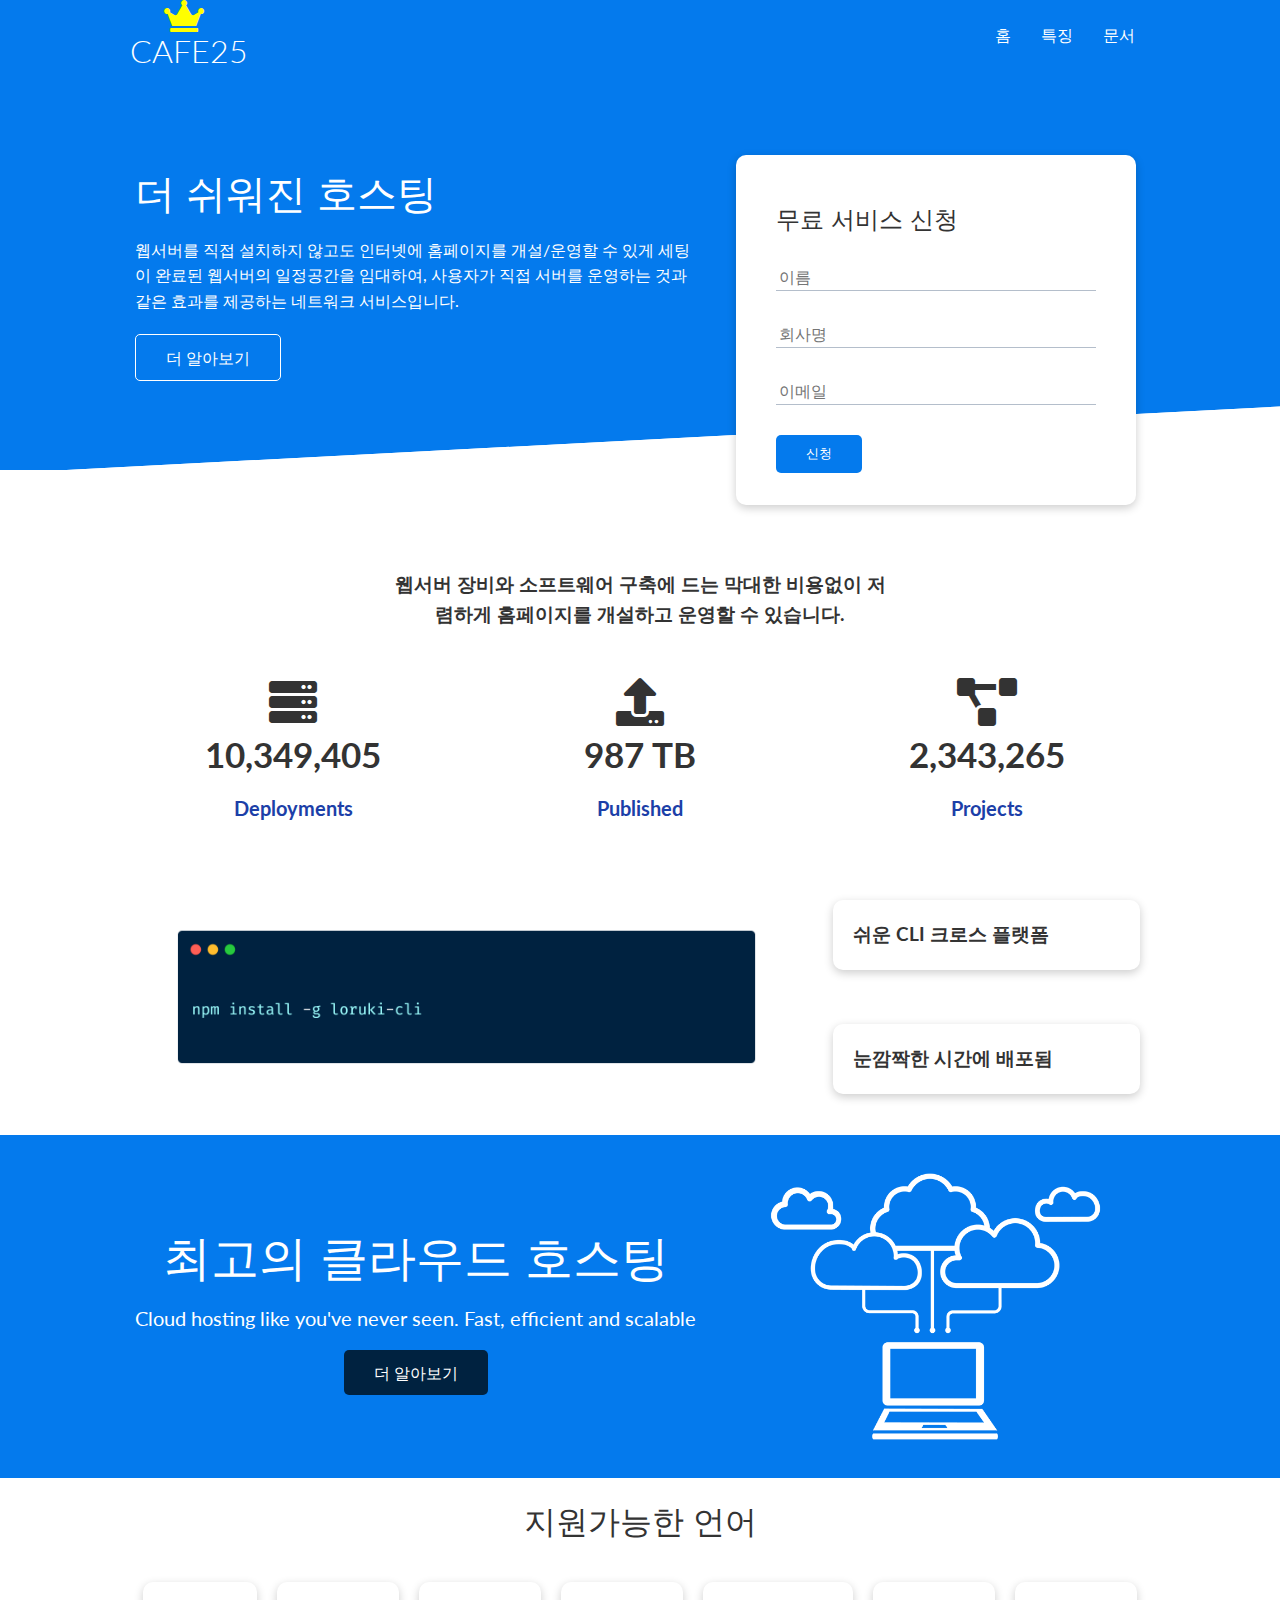
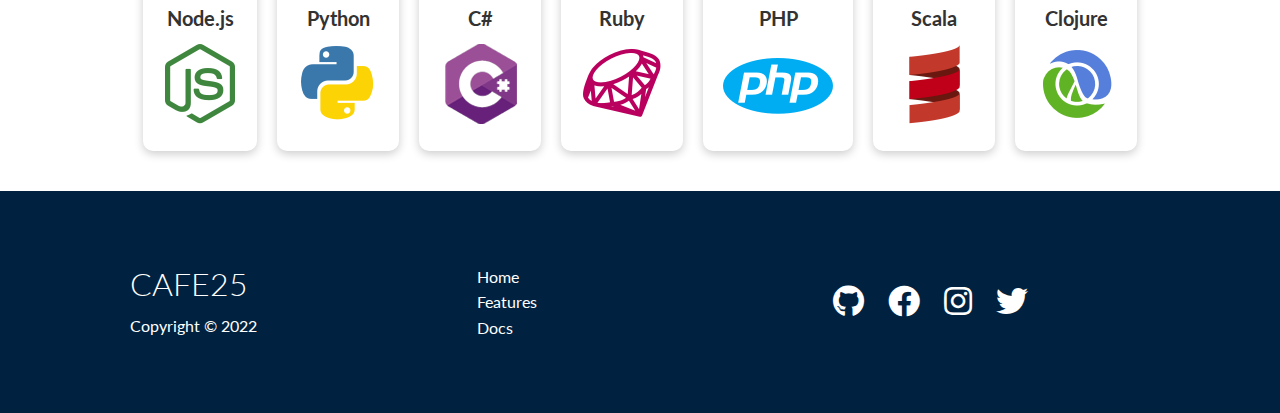
<file: index.html>
<!DOCTYPE html>
<html lang="en">

<head>
  <meta charset="UTF-8" />
  <meta name="viewport" content="width=device-width, initial-scale=1.0" />
  <!-- 폰트오썸 아이콘 -->
  <link rel="stylesheet" href="https://cdnjs.cloudflare.com/ajax/libs/font-awesome/5.15.1/css/all.min.css" />
  <link rel="stylesheet" href="css/utilities.css" />
  <link rel="stylesheet" href="css/style.css" />
  <title>😀까페25 | 클라우드 호스팅 서비스</title>
  <style>
    /* 아이콘 */
    .fa-crown {
      margin-right: 10px;
      color: yellow;
      display: flex;
      align-items: flex-end;
      justify-content: center;
    }
  </style>
</head>

<body>
  <!-- Navbar -->
  <div class="navbar">
    <div class="container flex">
      <h1 class="logo"><i class="fas fa-crown"></i>CAFE25</h1>
      <nav>
        <ul>
          <li><a href="index.html">홈</a></li>
          <li><a href="features.html">특징</a></li>
          <li><a href="docs.html">문서</a></li>
        </ul>
      </nav>
    </div>
  </div>

  <!-- Showcase -->
  <section class="showcase">
    <div class="container grid">
      <div class="showcase-text">
        <h1>더 쉬워진 호스팅</h1>
        <p>
          웹서버를 직접 설치하지 않고도 인터넷에 홈페이지를 개설/운영할 수 있게 세팅이 완료된 웹서버의 일정공간을 임대하여, 사용자가 직접 서버를 운영하는 것과 같은 효과를 제공하는 네트워크
          서비스입니다.
        </p>
        <a href="features.html" class="btn btn-outline">더 알아보기</a>
      </div>

      <div class="showcase-form card">
        <h2>무료 서비스 신청</h2>
        <form>
          <div class="form-control">
            <input type="text" name="name" placeholder="이름" required />
          </div>
          <div class="form-control">
            <input type="text" name="company" placeholder="회사명" required />
          </div>
          <div class="form-control">
            <input type="email" name="email" placeholder="이메일" required />
          </div>
          <input type="submit" value="신청" class="btn btn-primary" />
        </form>
      </div>
    </div>
  </section>

  <!-- Stats -->
  <section class="stats">
    <div class="container">
      <h3 class="stats-heading text-center my-1">웹서버 장비와 소프트웨어 구축에 드는 막대한 비용없이 저렴하게 홈페이지를 개설하고 운영할 수 있습니다.</h3>

      <div class="grid grid-3 text-center my-4">
        <div>
          <i class="fas fa-server fa-3x"></i>
          <h3>10,349,405</h3>
          <p class="text-secondary">Deployments</p>
        </div>
        <div>
          <i class="fas fa-upload fa-3x"></i>
          <h3>987 TB</h3>
          <p class="text-secondary">Published</p>
        </div>
        <div>
          <i class="fas fa-project-diagram fa-3x"></i>
          <h3>2,343,265</h3>
          <p class="text-secondary">Projects</p>
        </div>
      </div>
    </div>
  </section>

  <!-- Cli -->
  <section class="cli">
    <div class="container grid">
      <img src="images/cli.png" alt="" />
      <div class="card">
        <h3>쉬운 CLI 크로스 플랫폼</h3>
      </div>
      <div class="card">
        <h3>눈깜짝한 시간에 배포됨</h3>
      </div>
    </div>
  </section>

  <!-- Cloud -->
  <section class="cloud bg-primary my-2 py-2">
    <div class="container grid">
      <div class="text-center">
        <h2 class="lg">최고의 클라우드 호스팅</h2>
        <p class="lead my-1">Cloud hosting like you've never seen. Fast, efficient and scalable</p>
        <a href="features.html" class="btn btn-dark">더 알아보기</a>
      </div>
      <img src="images/cloud.png" alt="" />
    </div>
  </section>

  <!-- Languages -->
  <section class="languages">
    <h2 class="md text-center my-2">지원가능한 언어</h2>
    <div class="container flex">
      <div class="card">
        <h4>Node.js</h4>
        <img src="images/logos/node.png" alt="" />
      </div>
      <div class="card">
        <h4>Python</h4>
        <img src="images/logos/python.png" alt="" />
      </div>
      <div class="card">
        <h4>C#</h4>
        <img src="images/logos/csharp.png" alt="" />
      </div>
      <div class="card">
        <h4>Ruby</h4>
        <img src="images/logos/ruby.png" alt="" />
      </div>
      <div class="card">
        <h4>PHP</h4>
        <img src="images/logos/php.png" alt="" />
      </div>
      <div class="card">
        <h4>Scala</h4>
        <img src="images/logos/scala.png" alt="" />
      </div>
      <div class="card">
        <h4>Clojure</h4>
        <img src="images/logos/clojure.png" alt="" />
      </div>
    </div>
  </section>

  <!-- Footer -->
  <footer class="footer bg-dark py-5">
    <div class="container grid grid-3">
      <div>
        <h1>CAFE25</h1>
        <p>Copyright &copy; 2022</p>
      </div>
      <nav>
        <ul>
          <li><a href="index.html">Home</a></li>
          <li><a href="features.html">Features</a></li>
          <li><a href="docs.html">Docs</a></li>
        </ul>
      </nav>
      <div class="social">
        <a href="#"><i class="fab fa-github fa-2x"></i></a>
        <a href="#"><i class="fab fa-facebook fa-2x"></i></a>
        <a href="#"><i class="fab fa-instagram fa-2x"></i></a>
        <a href="#"><i class="fab fa-twitter fa-2x"></i></a>
      </div>
    </div>
  </footer>
</body>

</html>
</file>
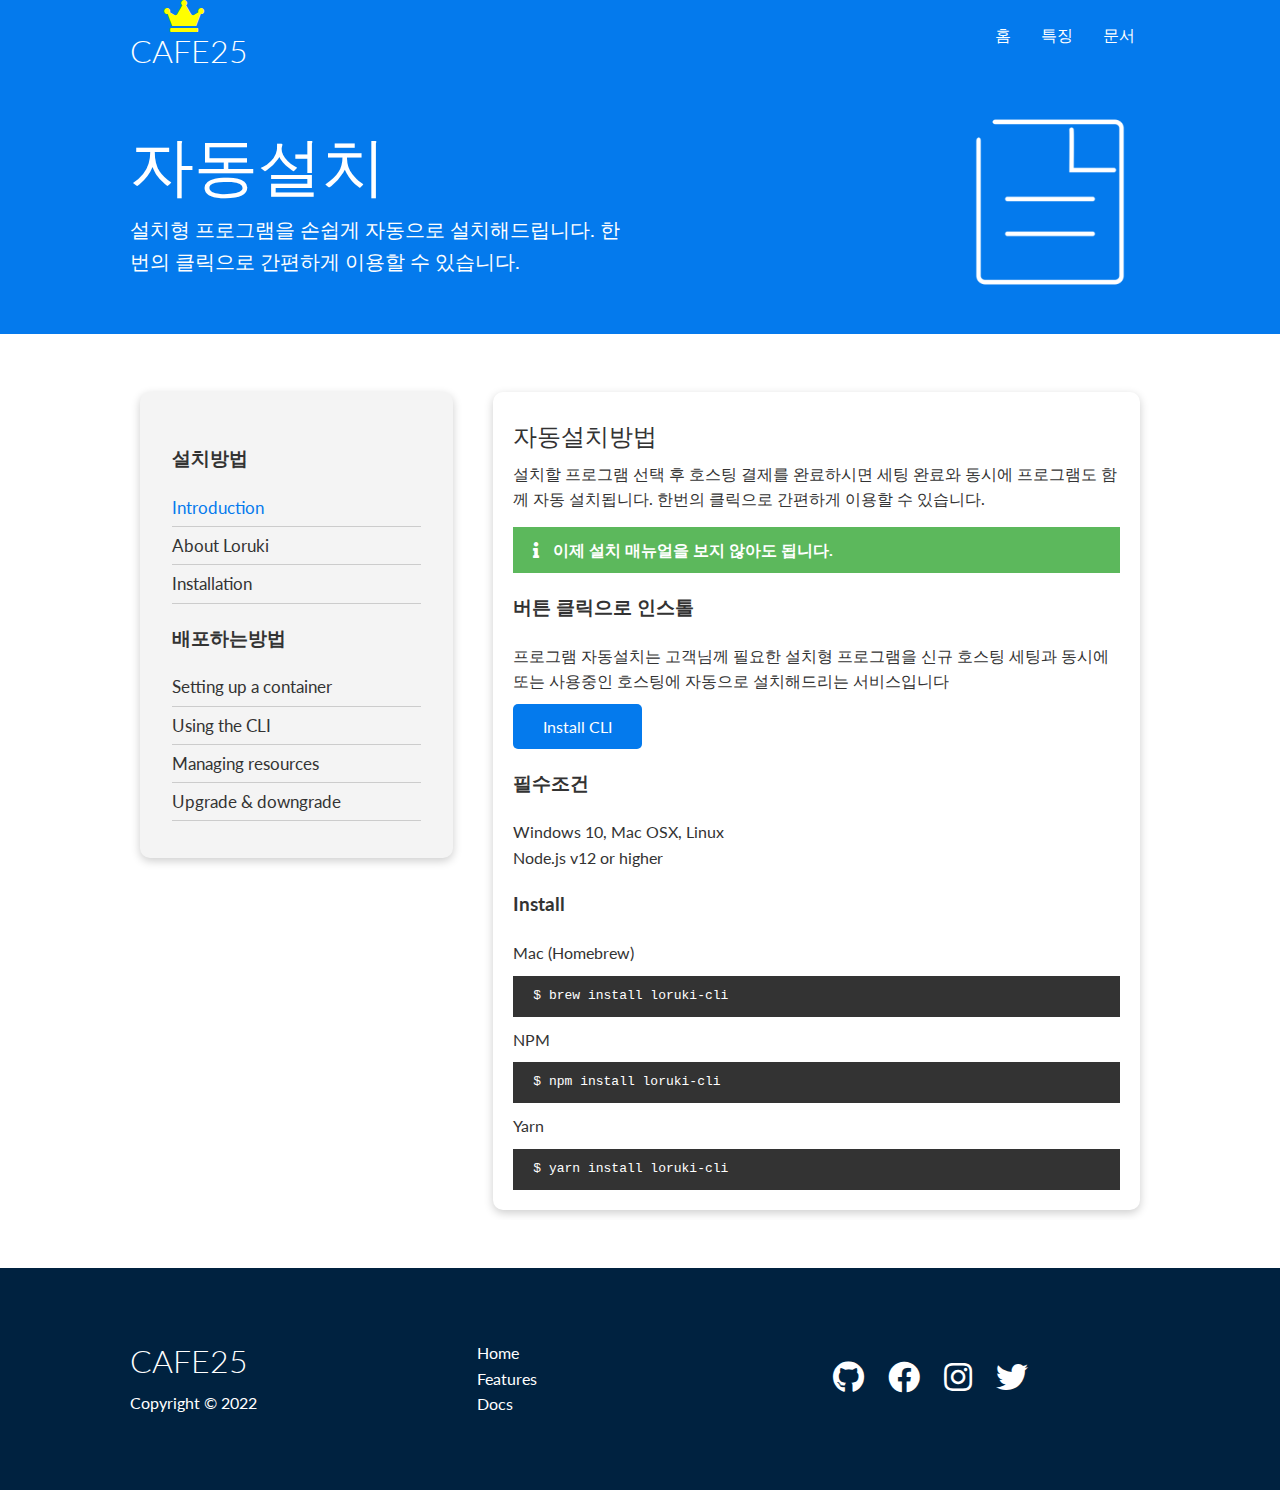
<file: docs.html>
<!DOCTYPE html>
<html lang="en">

<head>
  <meta charset="UTF-8" />
  <meta name="viewport" content="width=device-width, initial-scale=1.0" />
  <link rel="stylesheet" href="https://cdnjs.cloudflare.com/ajax/libs/font-awesome/5.15.1/css/all.min.css" />
  <link rel="stylesheet" href="css/utilities.css" />
  <link rel="stylesheet" href="css/style.css" />
  <title>까페25 | 클라우드 호스팅 서비스</title>
  <style>
    /* 아이콘 */
    .fa-crown {
      margin-right: 10px;
      color: yellow;
      display: flex;
      align-items: flex-start;
      justify-content: center;
    }
  </style>
</head>

<body>
  <!-- Navbar -->
  <div class="navbar">
    <div class="container flex">
      <h1 class="logo"><i class="fas fa-crown"></i>CAFE25</h1>
      <nav>
        <ul>
          <li><a href="index.html">홈</a></li>
          <li><a href="features.html">특징</a></li>
          <li><a href="docs.html">문서</a></li>
        </ul>
      </nav>
    </div>
  </div>

  <!-- Head -->
  <section class="docs-head bg-primary py-3">
    <div class="container grid">
      <div>
        <h1 class="xl">자동설치</h1>
        <p class="lead">설치형 프로그램을 손쉽게 자동으로 설치해드립니다. 한번의 클릭으로 간편하게 이용할 수 있습니다.</p>
      </div>
      <img src="images/docs.png" alt="" />
    </div>
  </section>

  <!-- Docs main -->
  <section class="docs-main my-4">
    <div class="container grid">
      <div class="card bg-light p-3">
        <h3 class="my-2">설치방법</h3>
        <nav>
          <ul>
            <li><a class="text-primary" href="#">Introduction</a></li>
            <li><a href="#">About Loruki</a></li>
            <li><a href="#">Installation</a></li>
          </ul>
        </nav>

        <h3 class="my-2">배포하는방법</h3>
        <nav>
          <ul>
            <li><a href="#">Setting up a container</a></li>
            <li><a href="#">Using the CLI</a></li>
            <li><a href="#">Managing resources</a></li>
            <li><a href="#">Upgrade & downgrade</a></li>
          </ul>
        </nav>
      </div>
      <div class="card">
        <h2>자동설치방법</h2>
        <p>설치할 프로그램 선택 후 호스팅 결제를 완료하시면 세팅 완료와 동시에 프로그램도 함께 자동 설치됩니다. 한번의 클릭으로 간편하게 이용할 수 있습니다.</p>

        <div class="alert alert-success"><i class="fas fa-info"></i> 이제 설치 매뉴얼을 보지 않아도 됩니다.</div>

        <h3>버튼 클릭으로 인스톨</h3>
        <p>프로그램 자동설치는 고객님께 필요한 설치형 프로그램을 신규 호스팅 세팅과 동시에 또는 사용중인 호스팅에 자동으로 설치해드리는 서비스입니다</p>
        <a href="#" class="btn btn-primary">Install CLI</a>

        <h3>필수조건</h3>
        <ul>
          <li>Windows 10, Mac OSX, Linux</li>
          <li>Node.js v12 or higher</li>
        </ul>

        <h3>Install</h3>
        <p>Mac (Homebrew)</p>
        <pre><code>$ brew install loruki-cli</code></pre>
        <p>NPM</p>
        <pre><code>$ npm install loruki-cli</code></pre>
        <p>Yarn</p>
        <pre><code>$ yarn install loruki-cli</code></pre>
      </div>
    </div>
  </section>

  <!-- Footer -->
  <footer class="footer bg-dark py-5">
    <div class="container grid grid-3">
      <div>
        <h1>CAFE25</h1>
        <p>Copyright &copy; 2022</p>
      </div>
      <nav>
        <ul>
          <li><a href="index.html">Home</a></li>
          <li><a href="features.html">Features</a></li>
          <li><a href="docs.html">Docs</a></li>
        </ul>
      </nav>
      <div class="social">
        <a href="#"><i class="fab fa-github fa-2x"></i></a>
        <a href="#"><i class="fab fa-facebook fa-2x"></i></a>
        <a href="#"><i class="fab fa-instagram fa-2x"></i></a>
        <a href="#"><i class="fab fa-twitter fa-2x"></i></a>
      </div>
    </div>
  </footer>
</body>

</html>
</file>
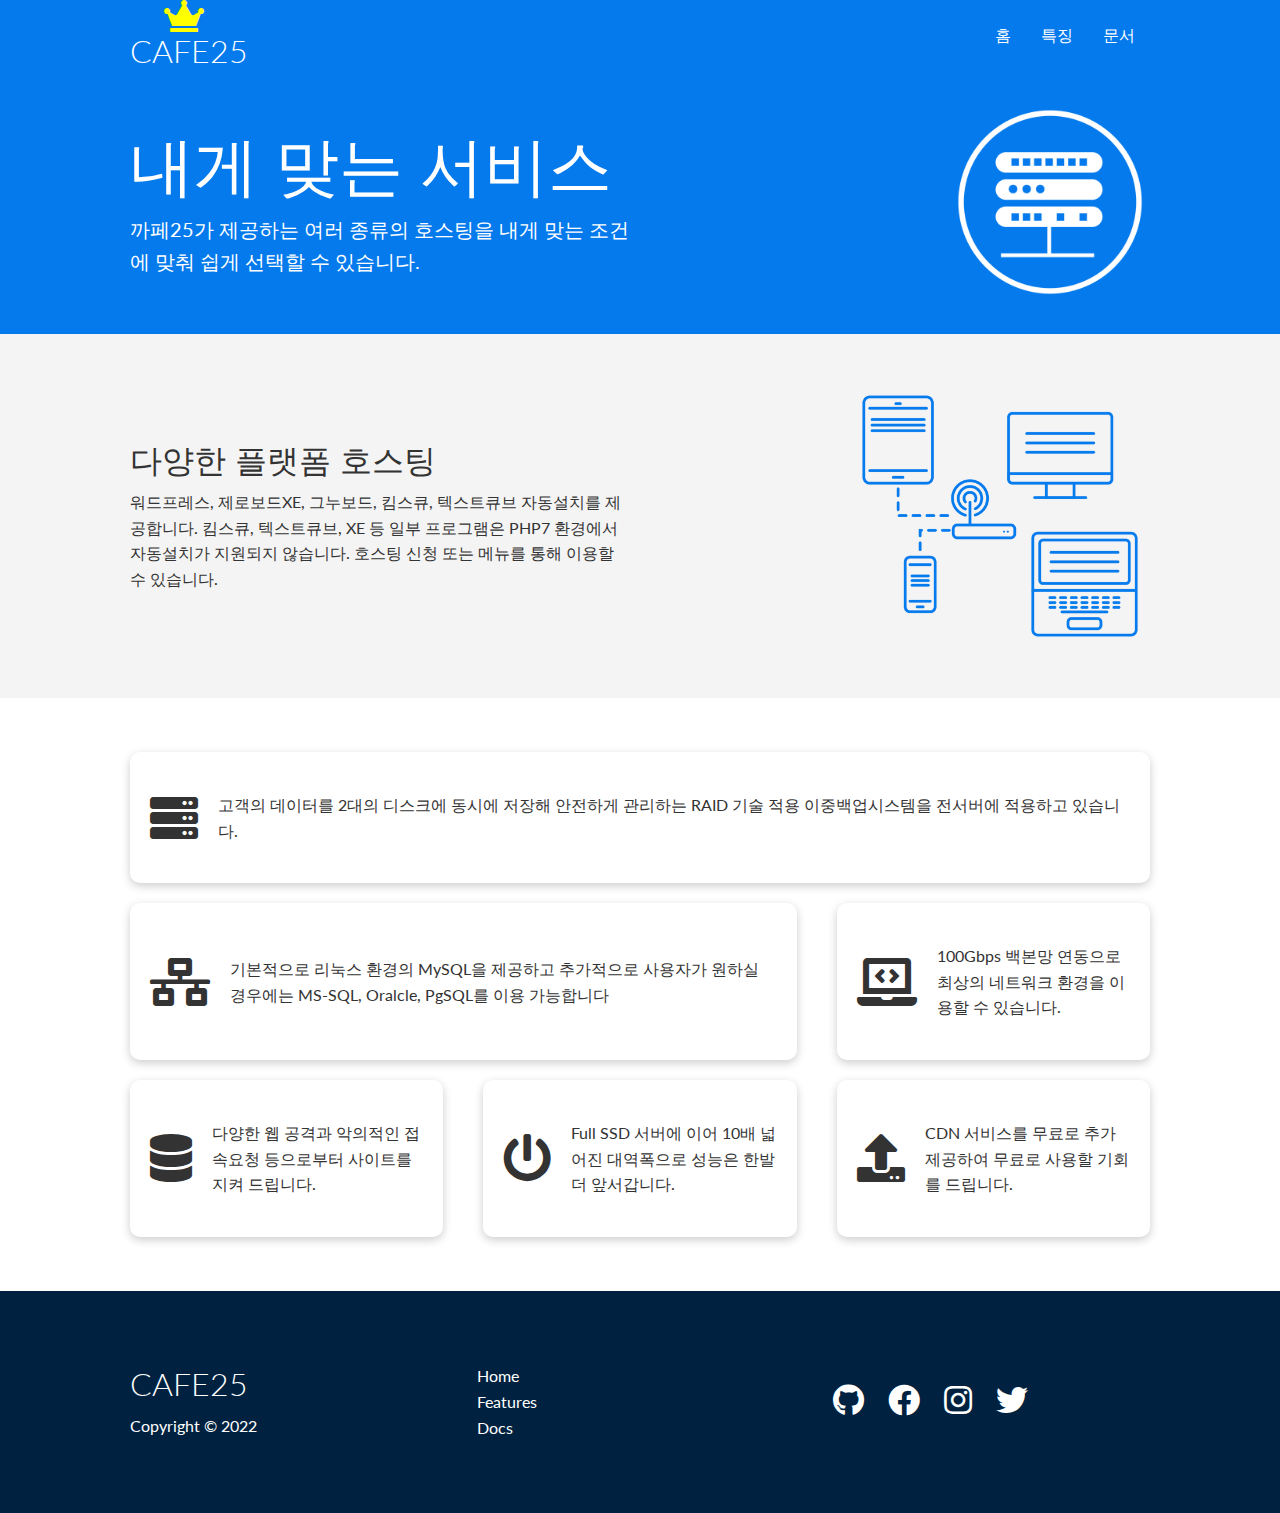
<file: features.html>
<!DOCTYPE html>
<html lang="en">

<head>
  <meta charset="UTF-8" />
  <meta name="viewport" content="width=device-width, initial-scale=1.0" />
  <link rel="stylesheet" href="https://cdnjs.cloudflare.com/ajax/libs/font-awesome/5.15.1/css/all.min.css" />
  <link rel="stylesheet" href="css/utilities.css" />
  <link rel="stylesheet" href="css/style.css" />
  <title>까페25 | 클라우드 호스팅 서비스</title>
  <style>
    /* 아이콘 */
    .fa-crown {
      margin-right: 10px;
      color: yellow;
      display: flex;
      align-items: flex-start;
      justify-content: center;
    }
  </style>
</head>

<body>
  <!-- Navbar -->
  <div class="navbar">
    <div class="container flex">
      <h1 class="logo"><i class="fas fa-crown"></i>CAFE25</h1>
      <nav>
        <ul>
          <li><a href="index.html">홈</a></li>
          <li><a href="features.html">특징</a></li>
          <li><a href="docs.html">문서</a></li>
        </ul>
      </nav>
    </div>
  </div>

  <!-- Head -->
  <section class="features-head bg-primary py-3">
    <div class="container grid">
      <div>
        <h1 class="xl">내게 맞는 서비스</h1>
        <p class="lead">까페25가 제공하는 여러 종류의 호스팅을 내게 맞는 조건에 맞춰 쉽게 선택할 수 있습니다.</p>
      </div>
      <img src="images/server.png" alt="" />
    </div>
  </section>

  <!-- Sub head -->
  <section class="features-sub-head bg-light py-3">
    <div class="container grid">
      <div>
        <h1 class="md">다양한 플랫폼 호스팅</h1>
        <p>
          워드프레스, 제로보드XE, 그누보드, 킴스큐, 텍스트큐브 자동설치를 제공합니다. 킴스큐, 텍스트큐브, XE 등 일부 프로그램은 PHP7 환경에서 자동설치가 지원되지 않습니다. 호스팅 신청 또는
          메뉴를
          통해 이용할 수 있습니다.
        </p>
      </div>
      <img src="images/server2.png" alt="" />
    </div>
  </section>

  <section class="features-main my-2">
    <div class="container grid grid-3">
      <div class="card flex">
        <i class="fas fa-server fa-3x"></i>
        <p>고객의 데이터를 2대의 디스크에 동시에 저장해 안전하게 관리하는 RAID 기술 적용 이중백업시스템을 전서버에 적용하고 있습니다.</p>
      </div>
      <div class="card flex">
        <i class="fas fa-network-wired fa-3x"></i>
        <p>기본적으로 리눅스 환경의 MySQL을 제공하고 추가적으로 사용자가 원하실 경우에는 MS-SQL, Oralcle, PgSQL를 이용 가능합니다</p>
      </div>
      <div class="card flex">
        <i class="fas fa-laptop-code fa-3x"></i>
        <p>100Gbps 백본망 연동으로 최상의 네트워크 환경을 이용할 수 있습니다.</p>
      </div>
      <div class="card flex">
        <i class="fas fa-database fa-3x"></i>
        <p>다양한 웹 공격과 악의적인 접속요청 등으로부터 사이트를 지켜 드립니다.</p>
      </div>
      <div class="card flex">
        <i class="fas fa-power-off fa-3x"></i>
        <p>Full SSD 서버에 이어 10배 넓어진 대역폭으로 성능은 한발 더 앞서갑니다.</p>
      </div>
      <div class="card flex">
        <i class="fas fa-upload fa-3x"></i>
        <p>CDN 서비스를 무료로 추가 제공하여 무료로 사용할 기회를 드립니다.</p>
      </div>
    </div>
  </section>

  <!-- Footer -->
  <footer class="footer bg-dark py-5">
    <div class="container grid grid-3">
      <div>
        <h1>CAFE25</h1>
        <p>Copyright &copy; 2022</p>
      </div>
      <nav>
        <ul>
          <li><a href="index.html">Home</a></li>
          <li><a href="features.html">Features</a></li>
          <li><a href="docs.html">Docs</a></li>
        </ul>
      </nav>
      <div class="social">
        <a href="#"><i class="fab fa-github fa-2x"></i></a>
        <a href="#"><i class="fab fa-facebook fa-2x"></i></a>
        <a href="#"><i class="fab fa-instagram fa-2x"></i></a>
        <a href="#"><i class="fab fa-twitter fa-2x"></i></a>
      </div>
    </div>
  </footer>
</body>

</html>
</file>
<file: css/utilities.css>
/* 자주 사용하는 형태의 CSS 들을 묶어서 클래스로 사용*/
.container {
    max-width: 1100px;
    margin: 0 auto;
    overflow: auto;
    padding: 0 40px;
}

.card {
    background-color: #fff;
    color: #333;
    border-radius: 10px;
    box-shadow: 0 3px 10px rgba(0, 0, 0, 0.2);
    padding: 20px;
    margin: 10px;
}

/* 버튼 */
.btn {
    display: inline-block;
    padding: 10px 30px;
    cursor: pointer;
    background: var(--primary-color);
    color: #fff;
    border: none;
    border-radius: 5px;
}

.btn-outline {
    background-color: transparent;
    /* transparent : 투명 */
    border: 1px #fff solid;
}

.btn:hover {
    transform: scale(0.98);
}

/* 벡그라운드 색과 글자색 & 버튼 색과 글자색 */
.bg-primary,
.btn-primary {
    background-color: var(--primary-color);
    color: #fff;
}

.bg-secondary,
.btn-secondary {
    background-color: var(--secondary-color);
    color: #fff;
}

.bg-dark,
.btn-dark {
    background-color: var(--dark-color);
    color: #fff;
}

.bg-light,
.btn-light {
    background-color: var(--light-color);
    color: #333;
}

/* 예) Footer */
.bg-primary a,
.btn-primary a,
.bg-secondary a,
.btn-secondary a,
.bg-dark a,
.btn-dark a {
    color: #fff;
}

/* 글자 색 */
.text-primary {
    color: var(--primary-color);
}

.text-secondary {
    color: var(--secondary-color);
}

.text-dark {
    color: var(--dark-color);
}

.text-light {
    color: var(--light-color);
}

/* 글자 크기 */
.lead {
    font-size: 20px;
}

.sm {
    font-size: 1rem;
}

.md {
    font-size: 2rem;
}

.lg {
    font-size: 3rem;
}

.xl {
    font-size: 4rem;
}

/* 좌우 정렬 */
.text-center {
    text-align: center;
}

/* 경고창 */
.alert {
    background-color: var(--light-color);
    padding: 10px 20px;
    font-weight: bold;
    margin: 15px 0;
}

.alert i {
    margin-right: 10px;
}

.alert-success {
    background-color: var(--success-color);
    color: #fff;
}

.alert-error {
    background-color: var(--error-color);
    color: #fff;
}

/* 그리드 (절반:절반) 정렬 */
.grid {
    display: grid;
    grid-template-columns: repeat(2, 1fr);
    gap: 20px;
    justify-content: center;
    align-items: center;
    height: 100%;
}

/* 그리드 3개 정렬 33.33% 씩 */
.grid-3 {
    grid-template-columns: repeat(3, 1fr);
}

/* 플랙스 가운데 정렬 */
.flex {
    display: flex;
    justify-content: center;
    align-items: center;
    height: 100%;
}

/* 마진 */
.my-1 {
    margin: 1rem 0;
}

.my-2 {
    margin: 1.5rem 0;
}

.my-3 {
    margin: 2rem 0;
}

.my-4 {
    margin: 3rem 0;
}

.my-5 {
    margin: 4rem 0;
}

.m-1 {
    margin: 1rem;
}

.m-2 {
    margin: 1.5rem;
}

.m-3 {
    margin: 2rem;
}

.m-4 {
    margin: 3rem;
}

.m-5 {
    margin: 4rem;
}

/* 패딩 */
.py-1 {
    padding: 1rem 0;
}

.py-2 {
    padding: 1.5rem 0;
}

.py-3 {
    padding: 2rem 0;
}

.py-4 {
    padding: 3rem 0;
}

.py-5 {
    padding: 4rem 0;
}

.p-1 {
    padding: 1rem;
}

.p-2 {
    padding: 1.5rem;
}

.p-3 {
    padding: 2rem;
}

.p-4 {
    padding: 3rem;
}

.p-5 {
    padding: 4rem;
}
</file>
<file: css/style.css>
@import url('https://fonts.googleapis.com/css2?family=Lato:wght@300&display=swap');

/* 자주쓰는 색을 변수로 --변수명 */
:root {
  --primary-color: #047aed;
  --secondary-color: #1c3fa8;
  --dark-color: #002240;
  --light-color: #f4f4f4;
  --success-color: #5cb85c;
  --error-color: #d9534f;
}

/* 각 태그들의 기본 마진/패딩을 초기값 0으로 하고 박스모델 기준을 보더-박스로 한다. */
* {
  box-sizing: border-box;
  padding: 0;
  margin: 0;
}

body {
  font-family: 'Lato', sans-serif;
  color: #333;
  line-height: 1.6;
}

ul {
  list-style-type: none;
}

a {
  text-decoration: none;
  color: #333;
}

h1,
h2 {
  font-weight: 300;
  line-height: 1.2;
  margin: 10px 0;
}

p {
  margin: 10px 0;
}

img {
  width: 100%;
}

code,
pre {
  background: #333;
  color: #fff;
  padding: 10px;
}

.hidden {
  visibility: hidden;
  height: 0;
}

/* 네브바 메뉴 */
.navbar {
  background-color: var(--primary-color);
  color: #fff;
  height: 70px;
}

.navbar ul {
  display: flex;
}

.navbar a {
  color: #fff;
  padding: 10px;
  margin: 0 5px;
}

.navbar .flex {
  justify-content: space-between;
}

.navbar a:hover {
  border-bottom: 2px #fff solid;
}

/* 쇼케이스 섹션 */
.showcase {
  height: 400px;
  background-color: var(--primary-color);
  color: #fff;
  position: relative;
}

.showcase h1 {
  font-size: 40px;
}

.showcase p {
  margin: 20px 0;
}

.showcase .grid {
  overflow: visible;
  grid-template-columns: 55% auto;
  gap: 30px;
}

.showcase-text {
  animation: slideInFromLeft 1s ease-in;
}

.showcase-form {
  position: relative;
  top: 60px;
  height: 350px;
  width: 400px;
  padding: 40px;
  z-index: 100;
  justify-self: flex-end;
  animation: slideInFromRight 1s ease-in;
}

.showcase-form .form-control {
  margin: 30px 0;
}

.showcase-form input[type='text'],
.showcase-form input[type='email'] {
  border: 0;
  border-bottom: 1px solid #b4becb;
  width: 100%;
  padding: 3px;
  font-size: 16px;
}

.showcase-form input:focus {
  outline: none;
}

.showcase::before,
.showcase::after {
  content: '';
  position: absolute;
  height: 100px;
  bottom: -70px;
  right: 0;
  left: 0;
  background: #fff;
  transform: skewY(-3deg);
  -webkit-transform: skewY(-3deg);
  -moz-transform: skewY(-3deg);
  -ms-transform: skewY(-3deg);
}

/* Stats 섹션 */
/* Stats */
.stats {
  padding-top: 100px;
  animation: slideInFromBottom 1s ease-in;
}

.stats-heading {
  max-width: 500px;
  margin: auto;
}

.stats .grid h3 {
  font-size: 35px;
}

.stats .grid p {
  font-size: 20px;
  font-weight: bold;
}

/* Cli 섹션 */
.cli .grid {
  grid-template-columns: repeat(3, 1fr);
  grid-template-rows: repeat(2, 1fr);
}

.cli .grid>*:first-child {
  grid-column: 1 / span 2;
  grid-row: 1 / span 2;
}

/* Cloud 섹션 */
.cloud .grid {
  grid-template-columns: 4fr 3fr;
}

/* Languages 섹션 */

.languages .flex {
  flex-wrap: wrap;
}

.languages .card {
  text-align: center;
  margin: 18px 10px 40px;
  transition: transform 0.2s ease-in;
}

.languages .card h4 {
  font-size: 20px;
  margin-bottom: 10px;
}

.languages .card:hover {
  transform: translateY(-15px);
}

/* ================================================ */
/* 특징 페이지 */
/* ================================================ */
.features-head img,
.docs-head img {
  width: 200px;
  justify-self: flex-end;
}

.features-sub-head img {
  width: 300px;
  justify-self: flex-end;
}

.features-main .card>i {
  margin-right: 20px;
}

.features-main .grid {
  padding: 30px;
}

.features-main .grid>*:first-child {
  grid-column: 1 / span 3;
}

.features-main .grid>*:first-child {
  grid-column: 1 / span 3;
}

.features-main .grid>*:nth-child(2) {
  grid-column: 1 / span 2;
}

/* ================================================ */
/* 문서 페이지 */
/* ================================================ */
.docs-main h3 {
  margin: 20px 0;
}

.docs-main .grid {
  grid-template-columns: 1fr 2fr;
  align-items: flex-start;
}

.docs-main nav li {
  font-size: 17px;
  padding-bottom: 5px;
  margin-bottom: 5px;
  border-bottom: 1px #ccc solid;
}

.docs-main a:hover {
  font-weight: bold;
}

/* Footer 공통 */
.footer .social a {
  margin: 0 10px;
}

.fa-github:hover {
  color: #000000;
}

.fa-facebook:hover {
  color: #1773ea;
}

.fa-instagram:hover {
  color: #b32e87;
}

.fa-twitter:hover {
  color: #1c9cea;
}

/* 애니메이션 */
/* 왼쪽에서 오른쪽으로 */
@keyframes slideInFromLeft {
  0% {
    transform: translateX(-100%);
  }

  100% {
    transform: translateX(0);
  }
}

/* 오른쪽에서 왼쪽으로 */
@keyframes slideInFromRight {
  0% {
    transform: translateX(100%);
  }

  100% {
    transform: translateX(0);
  }
}

/* 위에서 아래로 */
@keyframes slideInFromTop {
  0% {
    transform: translateY(-100%);
  }

  100% {
    transform: translateX(0);
  }
}

/* 아래에서 위로 */
@keyframes slideInFromBottom {
  0% {
    transform: translateY(100%);
  }

  100% {
    transform: translateX(0);
  }
}
</file>
